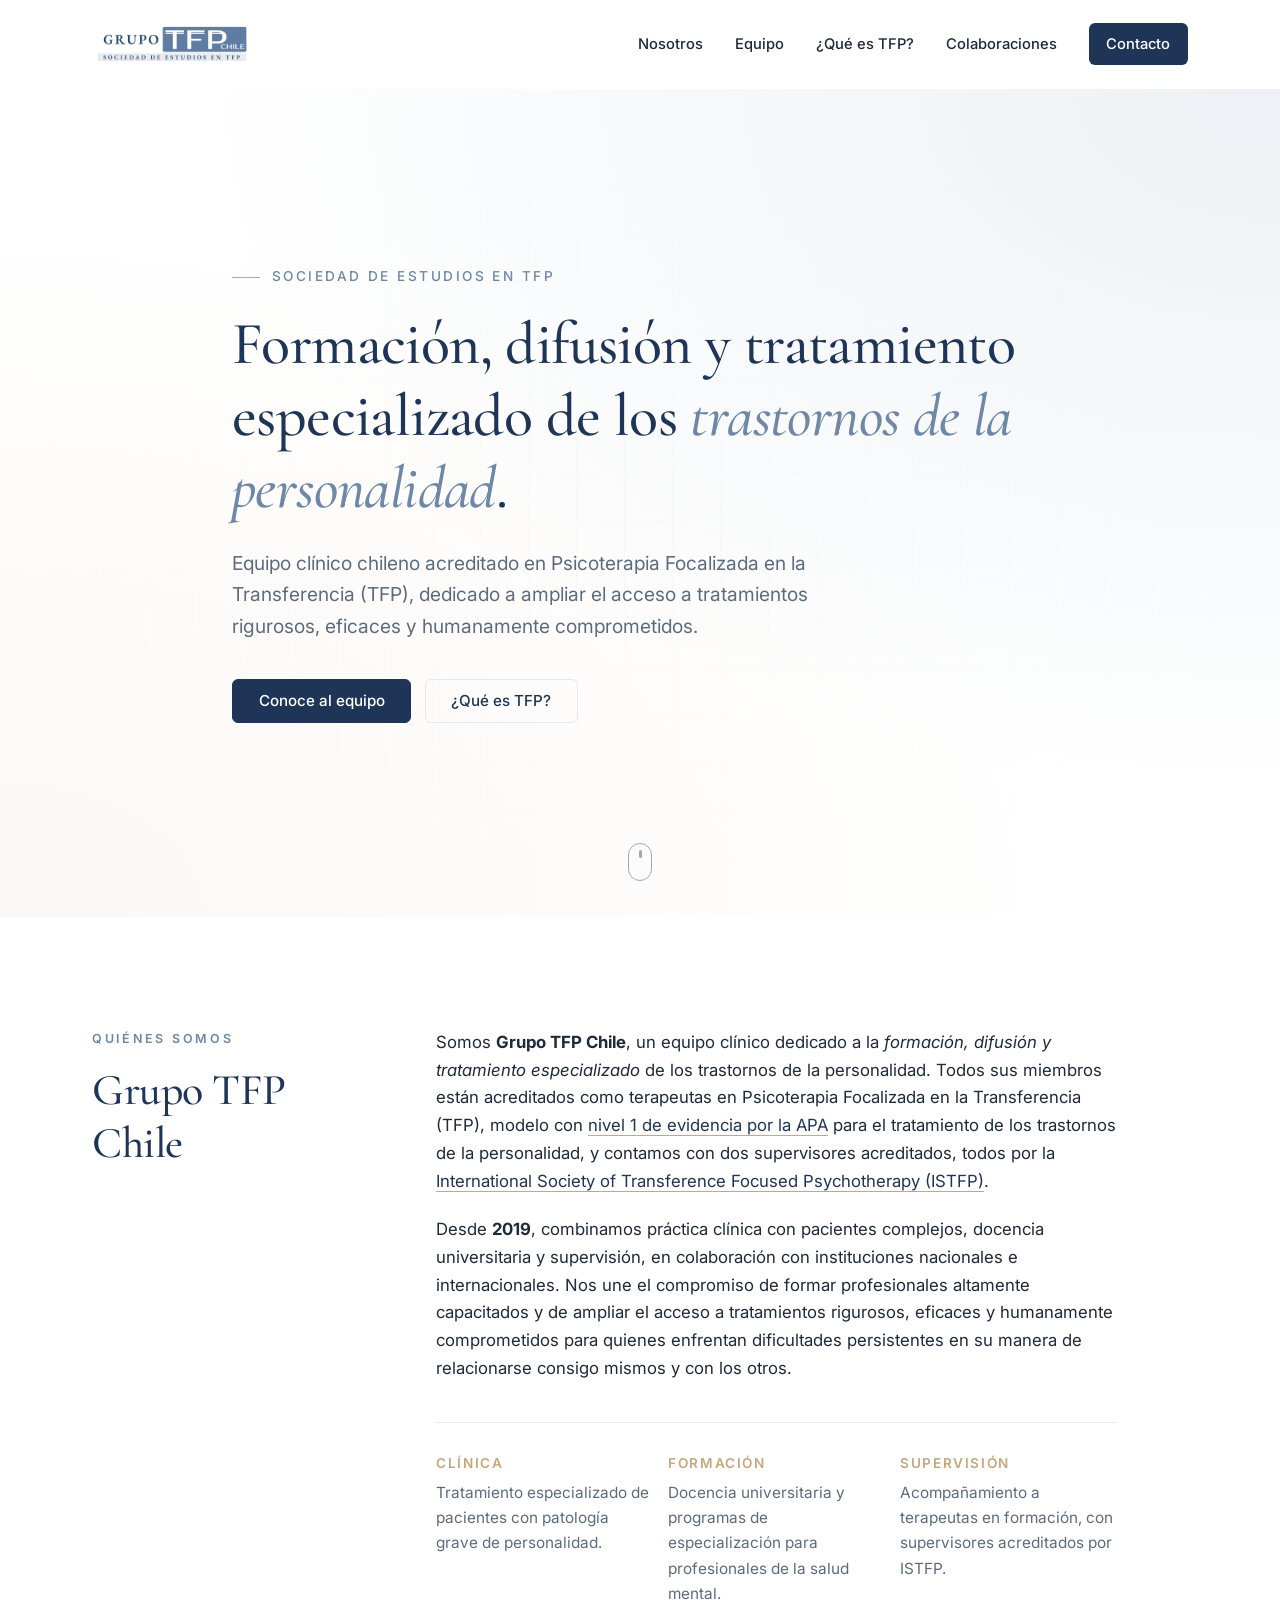
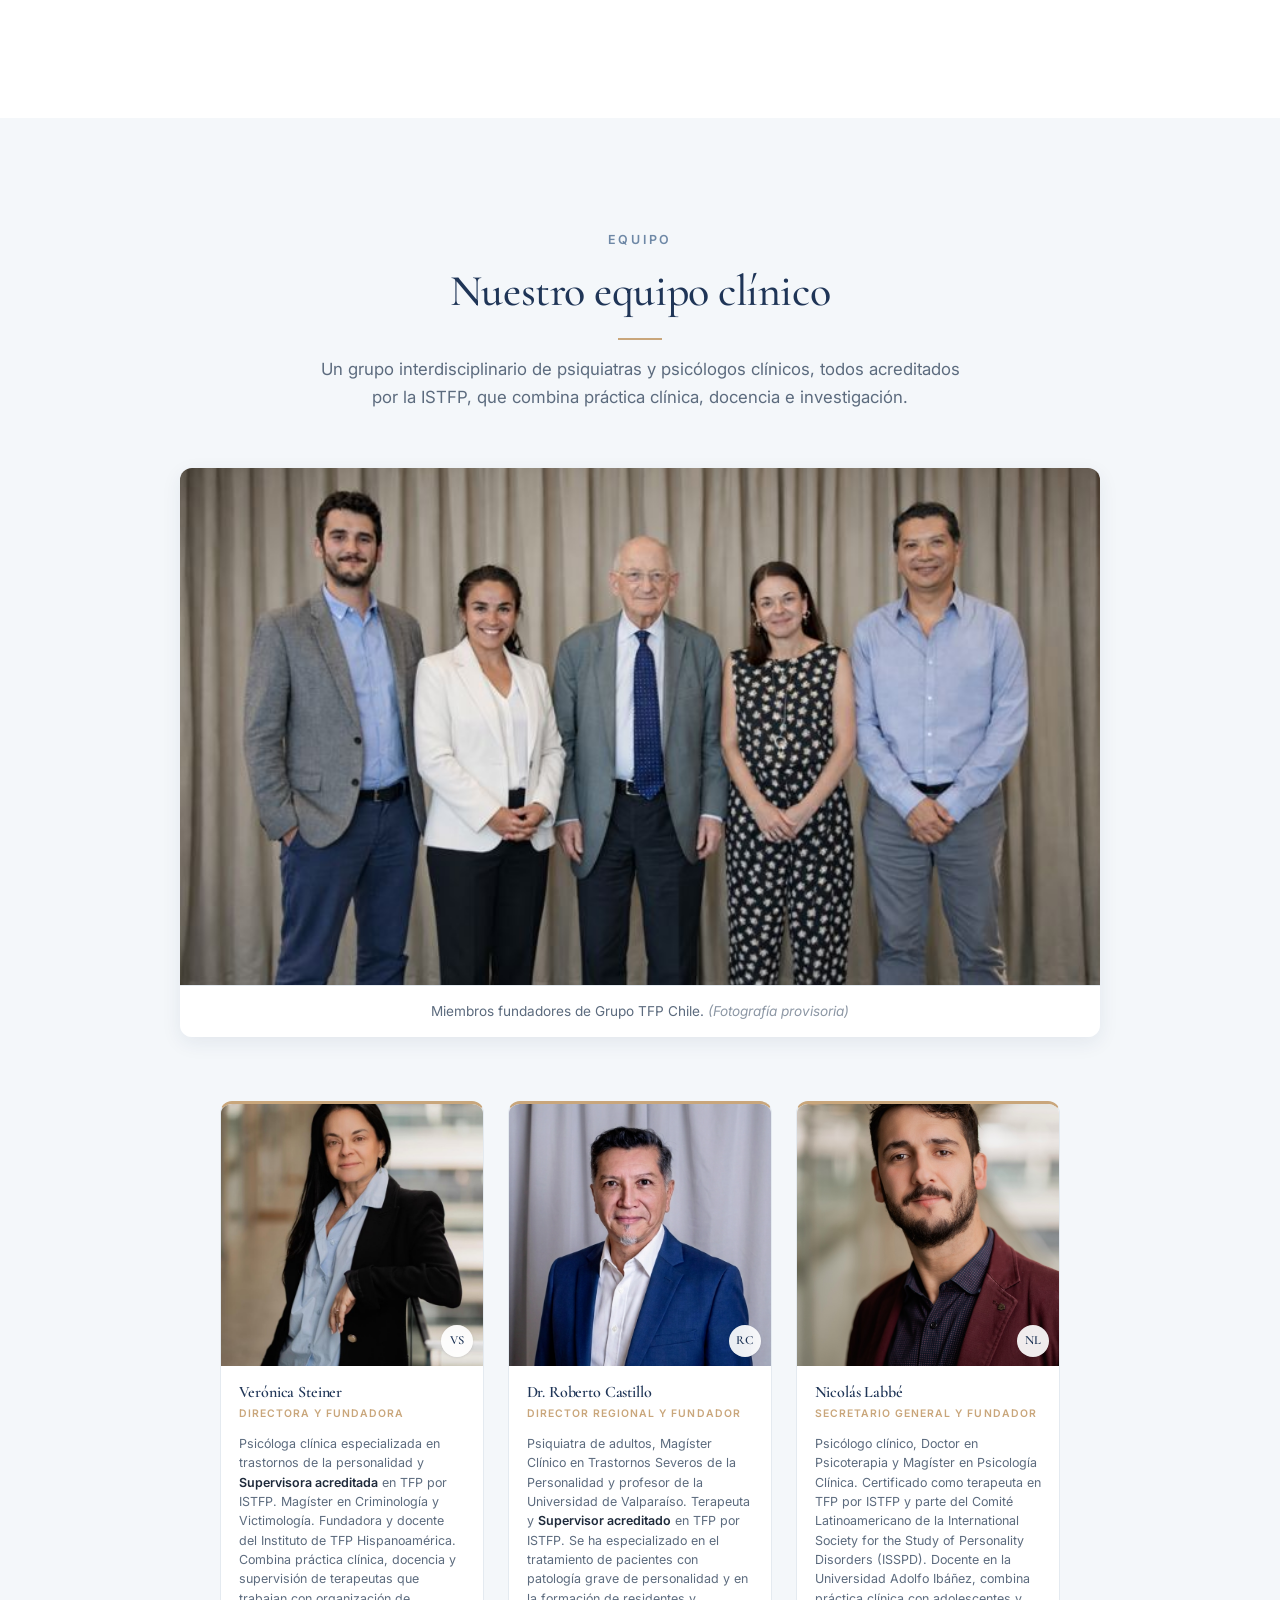
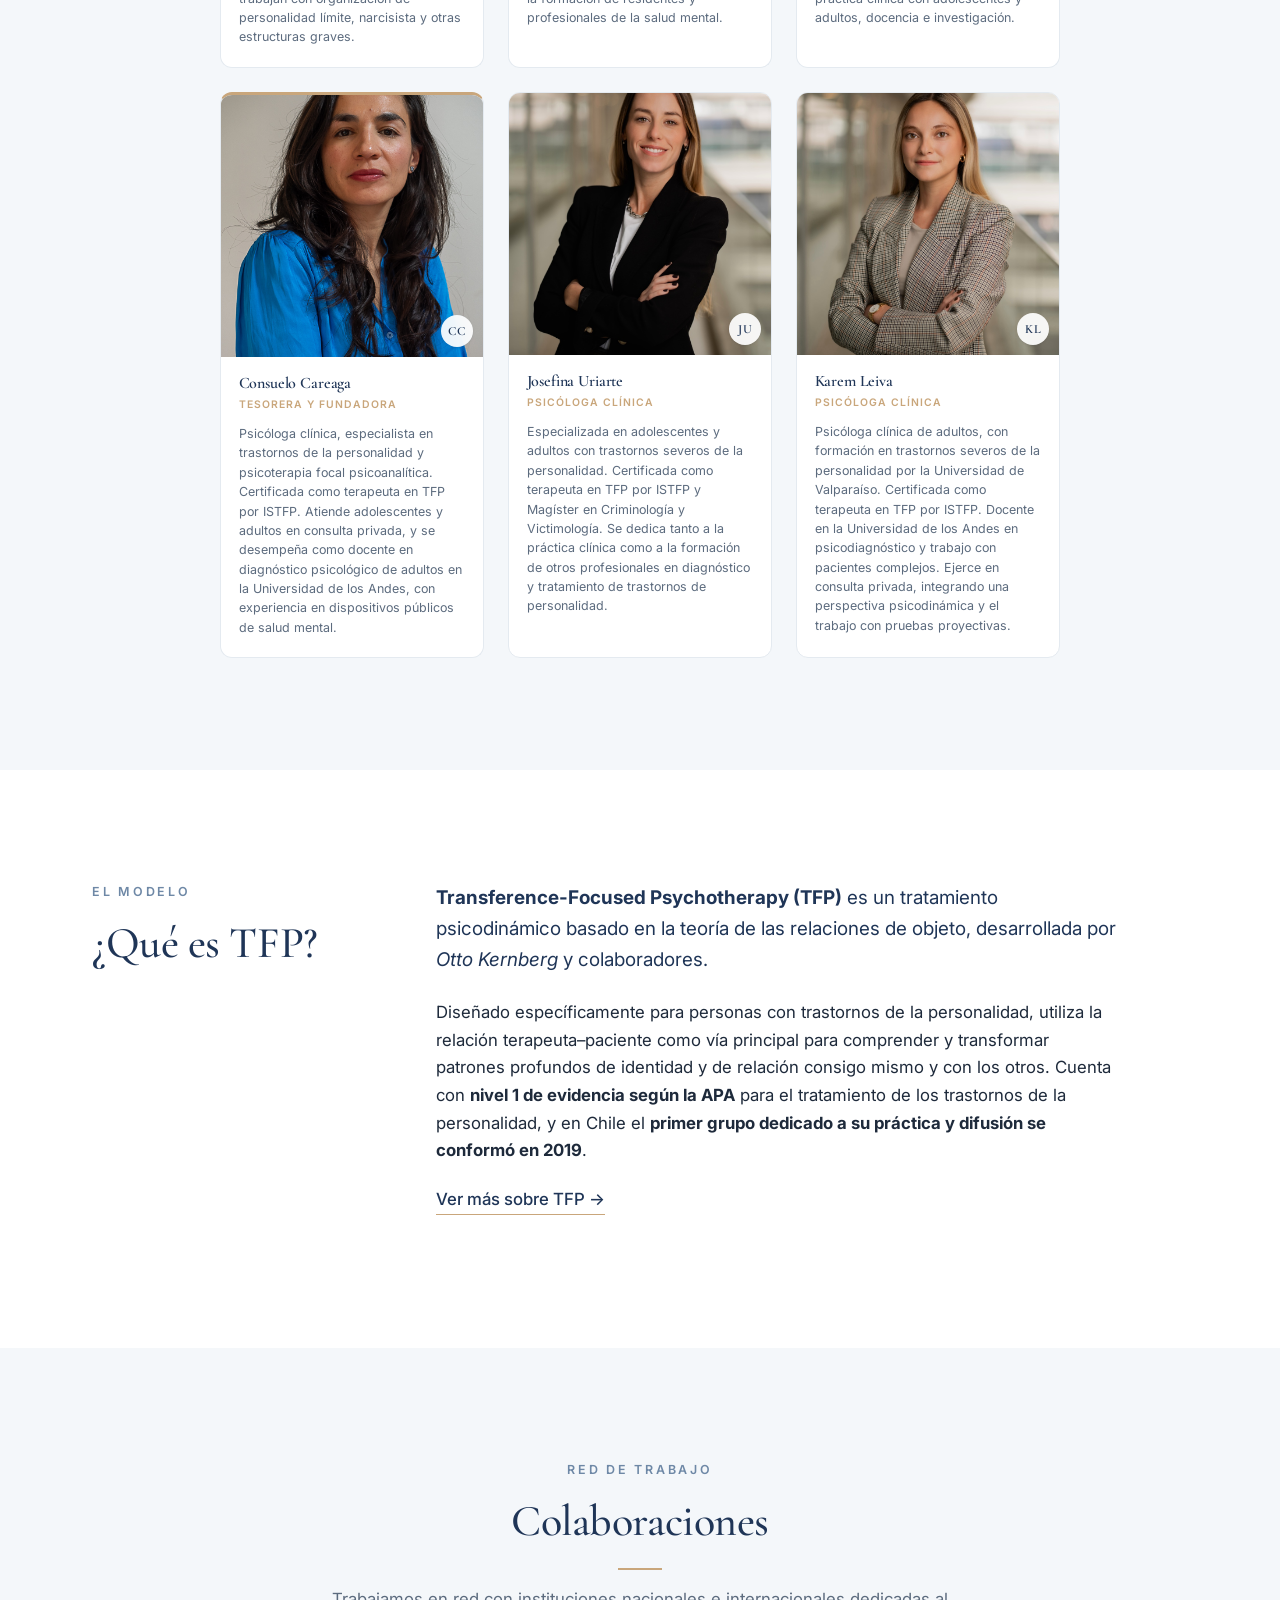
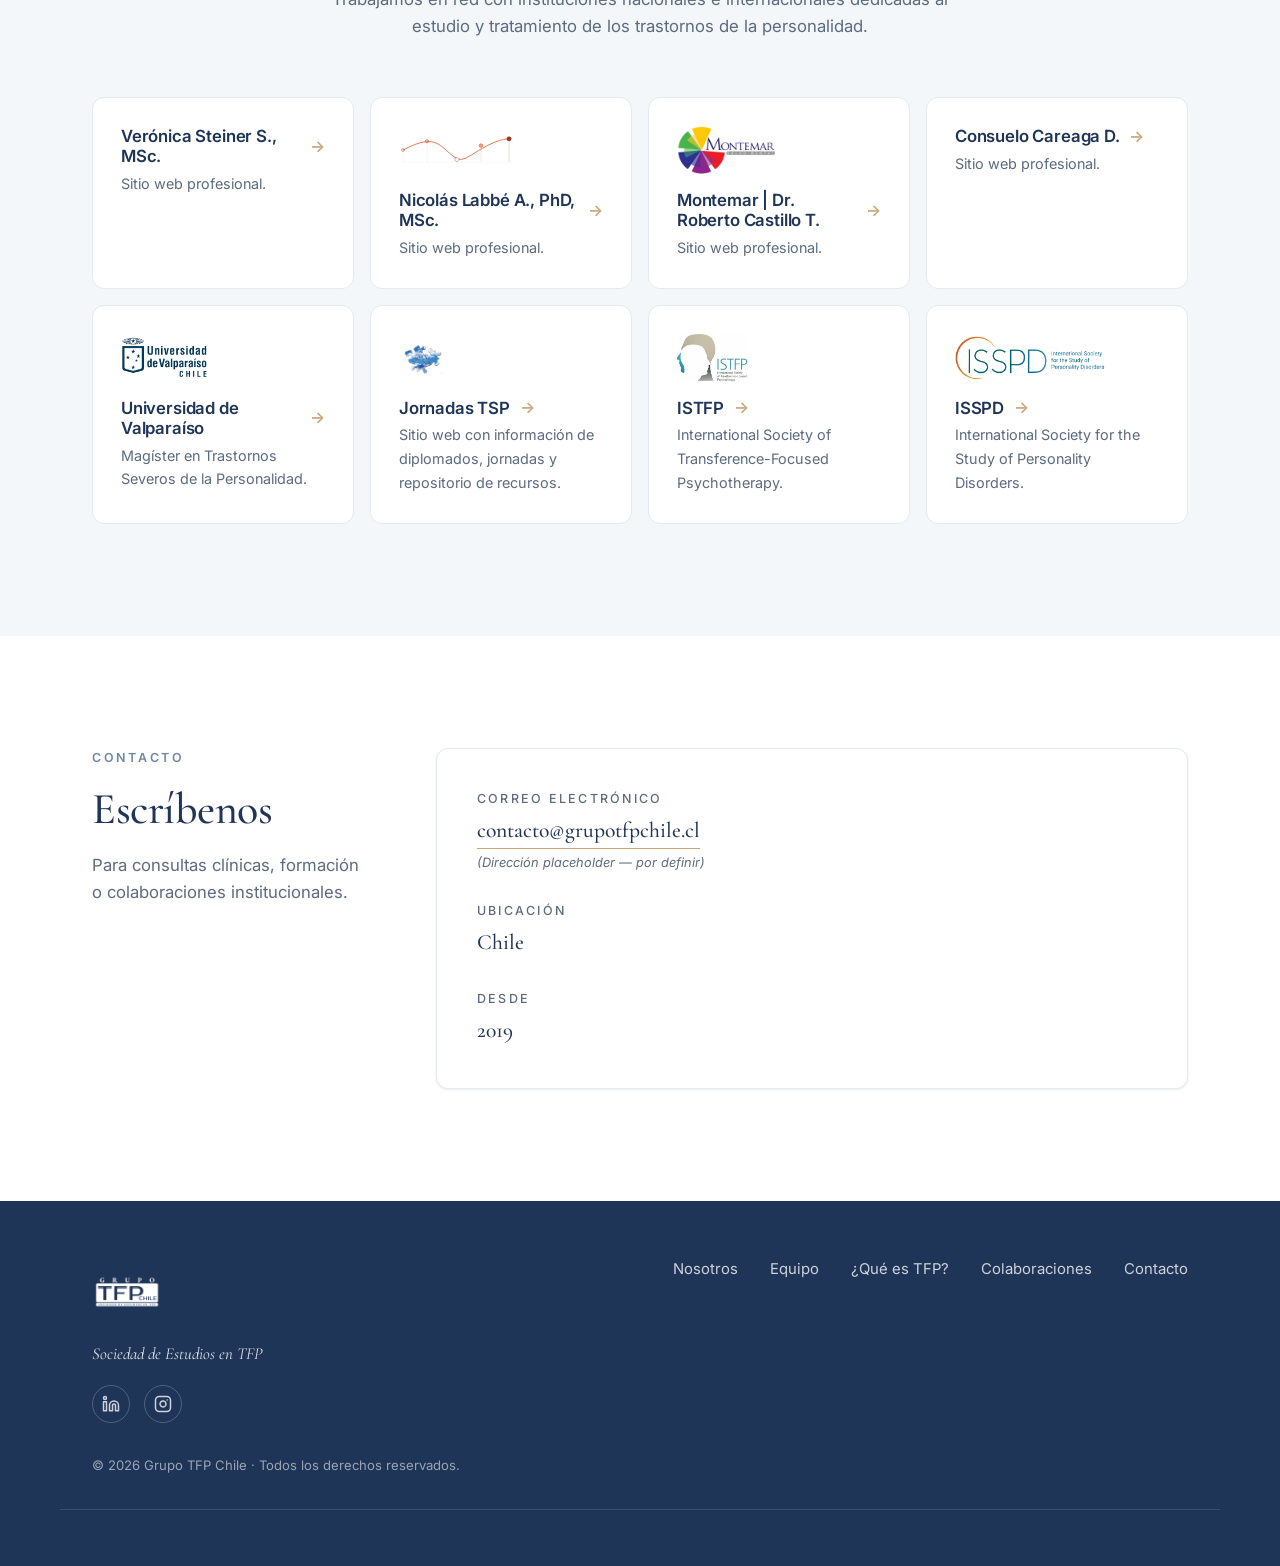
<file: index.html>
<!DOCTYPE html>
<html lang="es">
<head>
  <meta charset="UTF-8" />
  <meta name="viewport" content="width=device-width, initial-scale=1.0" />
  <title>Grupo TFP Chile — Sociedad de Estudios en TFP</title>
  <meta name="description" content="Equipo clínico chileno dedicado a la formación, difusión y tratamiento especializado de los trastornos de la personalidad mediante Psicoterapia Focalizada en la Transferencia (TFP)." />
  <link rel="icon" type="image/png" href="assets/logos/logo-tfp.png" />
  <link rel="preconnect" href="https://fonts.googleapis.com" />
  <link rel="preconnect" href="https://fonts.gstatic.com" crossorigin />
  <link href="https://fonts.googleapis.com/css2?family=Cormorant+Garamond:wght@400;500;600;700&family=Inter:wght@300;400;500;600;700&display=swap" rel="stylesheet" />
  <link rel="stylesheet" href="css/styles.css" />
</head>
<body>

  <!-- ======================= NAV ======================= -->
  <header class="nav" id="site-nav">
    <div class="nav__inner container">
      <a href="#inicio" class="nav__brand" aria-label="Grupo TFP Chile — inicio">
        <img src="assets/logos/logo-tfp-extendido.png" alt="Grupo TFP Chile" class="nav__logo" />
      </a>

      <button class="nav__toggle" aria-label="Abrir menú" aria-expanded="false" aria-controls="nav-menu">
        <span></span><span></span><span></span>
      </button>

      <nav class="nav__menu" id="nav-menu" aria-label="Principal">
        <a href="#nosotros">Nosotros</a>
        <a href="#equipo">Equipo</a>
        <a href="#tfp">¿Qué es TFP?</a>
        <a href="#colaboraciones">Colaboraciones</a>
        <a href="#contacto" class="nav__cta">Contacto</a>
      </nav>
    </div>
  </header>

  <!-- ======================= HERO ======================= -->
  <section class="hero" id="inicio">
    <div class="hero__inner container">
      <p class="hero__eyebrow">Sociedad de Estudios en TFP</p>
      <h1 class="hero__title">
        Formación, difusión y tratamiento especializado de los
        <em>trastornos de la personalidad</em>.
      </h1>
      <p class="hero__lead">
        Equipo clínico chileno acreditado en Psicoterapia Focalizada en la Transferencia (TFP),
        dedicado a ampliar el acceso a tratamientos rigurosos, eficaces y humanamente comprometidos.
      </p>
      <div class="hero__actions">
        <a href="#equipo" class="btn btn--primary">Conoce al equipo</a>
        <a href="#tfp" class="btn btn--ghost">¿Qué es TFP?</a>
      </div>
    </div>
    <a href="#nosotros" class="hero__scroll" aria-label="Desplazar hacia abajo">
      <span></span>
    </a>
  </section>

  <!-- ======================= NOSOTROS ======================= -->
  <section class="section" id="nosotros">
    <div class="container section__grid">
      <header class="section__head">
        <p class="section__eyebrow">Quiénes somos</p>
        <h2 class="section__title">Grupo TFP Chile</h2>
      </header>

      <div class="section__body prose">
        <p>
          Somos <strong>Grupo TFP Chile</strong>, un equipo clínico dedicado a la
          <em>formación, difusión y tratamiento especializado</em> de los trastornos de la
          personalidad. Todos sus miembros están acreditados como terapeutas en
          Psicoterapia Focalizada en la Transferencia (TFP), modelo con
          <a href="https://div12.org/treatment/transference-focused-therapy-for-borderline-personality-disorder/" target="_blank" rel="noopener noreferrer">nivel&nbsp;1 de evidencia por la APA</a>
          para el tratamiento de los trastornos de la personalidad, y contamos con dos
          supervisores acreditados, todos por la
          <a href="https://www.istfp.org/" target="_blank" rel="noopener noreferrer">International Society of Transference Focused Psychotherapy (ISTFP)</a>.
        </p>
        <p>
          Desde <strong>2019</strong>, combinamos práctica clínica con pacientes complejos,
          docencia universitaria y supervisión, en colaboración con instituciones nacionales
          e internacionales. Nos une el compromiso de formar profesionales altamente capacitados
          y de ampliar el acceso a tratamientos rigurosos, eficaces y humanamente comprometidos
          para quienes enfrentan dificultades persistentes en su manera de relacionarse consigo
          mismos y con los otros.
        </p>

        <ul class="pillars">
          <li>
            <h3>Clínica</h3>
            <p>Tratamiento especializado de pacientes con patología grave de personalidad.</p>
          </li>
          <li>
            <h3>Formación</h3>
            <p>Docencia universitaria y programas de especialización para profesionales de la salud mental.</p>
          </li>
          <li>
            <h3>Supervisión</h3>
            <p>Acompañamiento a terapeutas en formación, con supervisores acreditados por ISTFP.</p>
          </li>
        </ul>
      </div>
    </div>
  </section>

  <!-- ======================= EQUIPO ======================= -->
  <section class="section section--alt" id="equipo">
    <div class="container">
      <header class="section__head section__head--center">
        <p class="section__eyebrow">Equipo</p>
        <h2 class="section__title">Nuestro equipo clínico</h2>
        <p class="section__intro">
          Un grupo interdisciplinario de psiquiatras y psicólogos clínicos, todos acreditados por la ISTFP,
          que combina práctica clínica, docencia e investigación.
        </p>
      </header>

      <figure class="team-photo">
        <img src="assets/team/equipo-grupo-tfp.jpg" alt="Miembros fundadores de Grupo TFP Chile" />
        <figcaption>Miembros fundadores de Grupo TFP Chile. <span>(Fotografía provisoria)</span></figcaption>
      </figure>

      <ul class="team-grid">

        <li class="team-card team-card--founder">
          <figure class="team-card__photo">
            <img src="assets/team/veronica-steiner.jpg" alt="Retrato de Verónica Steiner" loading="lazy" />
            <figcaption class="team-card__initials" aria-hidden="true">VS</figcaption>
          </figure>
          <div class="team-card__body">
            <h3 class="team-card__name">Verónica Steiner</h3>
            <p class="team-card__role">Directora y Fundadora</p>
            <p class="team-card__bio">
              Psicóloga clínica especializada en trastornos de la personalidad y
              <strong>Supervisora acreditada</strong> en TFP por ISTFP. Magíster en Criminología y
              Victimología. Fundadora y docente del Instituto de TFP Hispanoamérica. Combina práctica
              clínica, docencia y supervisión de terapeutas que trabajan con organización de
              personalidad límite, narcisista y otras estructuras graves.
            </p>
          </div>
        </li>

        <li class="team-card team-card--founder">
          <figure class="team-card__photo">
            <img src="assets/team/roberto-castillo.png" alt="Retrato de Dr. Roberto Castillo" loading="lazy" />
            <figcaption class="team-card__initials" aria-hidden="true">RC</figcaption>
          </figure>
          <div class="team-card__body">
            <h3 class="team-card__name">Dr. Roberto Castillo</h3>
            <p class="team-card__role">Director Regional y Fundador</p>
            <p class="team-card__bio">
              Psiquiatra de adultos, Magíster Clínico en Trastornos Severos de la Personalidad y
              profesor de la Universidad de Valparaíso. Terapeuta y <strong>Supervisor acreditado</strong>
              en TFP por ISTFP. Se ha especializado en el tratamiento de pacientes con patología grave
              de personalidad y en la formación de residentes y profesionales de la salud mental.
            </p>
          </div>
        </li>

        <li class="team-card team-card--founder">
          <figure class="team-card__photo">
            <img src="assets/team/nicolas-labbe.jpg" alt="Retrato de Nicolás Labbé" loading="lazy" />
            <figcaption class="team-card__initials" aria-hidden="true">NL</figcaption>
          </figure>
          <div class="team-card__body">
            <h3 class="team-card__name">Nicolás Labbé</h3>
            <p class="team-card__role">Secretario General y Fundador</p>
            <p class="team-card__bio">
              Psicólogo clínico, Doctor en Psicoterapia y Magíster en Psicología Clínica.
              Certificado como terapeuta en TFP por ISTFP y parte del Comité Latinoamericano de la
              International Society for the Study of Personality Disorders (ISSPD). Docente en la
              Universidad Adolfo Ibáñez, combina práctica clínica con adolescentes y adultos,
              docencia e investigación.
            </p>
          </div>
        </li>

        <li class="team-card team-card--founder">
          <figure class="team-card__photo">
            <img src="assets/team/consuelo-careaga.jpg" alt="Retrato de Consuelo Careaga" loading="lazy" />
            <figcaption class="team-card__initials" aria-hidden="true">CC</figcaption>
          </figure>
          <div class="team-card__body">
            <h3 class="team-card__name">Consuelo Careaga</h3>
            <p class="team-card__role">Tesorera y Fundadora</p>
            <p class="team-card__bio">
              Psicóloga clínica, especialista en trastornos de la personalidad y psicoterapia focal
              psicoanalítica. Certificada como terapeuta en TFP por ISTFP. Atiende adolescentes y
              adultos en consulta privada, y se desempeña como docente en diagnóstico psicológico de
              adultos en la Universidad de los Andes, con experiencia en dispositivos públicos de salud mental.
            </p>
          </div>
        </li>

        <li class="team-card">
          <figure class="team-card__photo">
            <img src="assets/team/josefina-uriarte.jpg" alt="Retrato de Josefina Uriarte" loading="lazy" />
            <figcaption class="team-card__initials" aria-hidden="true">JU</figcaption>
          </figure>
          <div class="team-card__body">
            <h3 class="team-card__name">Josefina Uriarte</h3>
            <p class="team-card__role">Psicóloga clínica</p>
            <p class="team-card__bio">
              Especializada en adolescentes y adultos con trastornos severos de la personalidad.
              Certificada como terapeuta en TFP por ISTFP y Magíster en Criminología y Victimología.
              Se dedica tanto a la práctica clínica como a la formación de otros profesionales en
              diagnóstico y tratamiento de trastornos de personalidad.
            </p>
          </div>
        </li>

        <li class="team-card">
          <figure class="team-card__photo">
            <img src="assets/team/karem-leiva.jpg" alt="Retrato de Karem Leiva" loading="lazy" />
            <figcaption class="team-card__initials" aria-hidden="true">KL</figcaption>
          </figure>
          <div class="team-card__body">
            <h3 class="team-card__name">Karem Leiva</h3>
            <p class="team-card__role">Psicóloga clínica</p>
            <p class="team-card__bio">
              Psicóloga clínica de adultos, con formación en trastornos severos de la personalidad
              por la Universidad de Valparaíso. Certificada como terapeuta en TFP por ISTFP. Docente
              en la Universidad de los Andes en psicodiagnóstico y trabajo con pacientes complejos.
              Ejerce en consulta privada, integrando una perspectiva psicodinámica y el trabajo con
              pruebas proyectivas.
            </p>
          </div>
        </li>

      </ul>
    </div>
  </section>

  <!-- ======================= QUÉ ES TFP ======================= -->
  <section class="section" id="tfp">
    <div class="container section__grid">
      <header class="section__head">
        <p class="section__eyebrow">El modelo</p>
        <h2 class="section__title">¿Qué es TFP?</h2>
      </header>

      <div class="section__body prose">
        <p class="lead">
          <strong>Transference-Focused Psychotherapy (TFP)</strong> es un tratamiento psicodinámico
          basado en la teoría de las relaciones de objeto, desarrollada por
          <em>Otto Kernberg</em> y colaboradores.
        </p>
        <p>
          Diseñado específicamente para personas con trastornos de la personalidad, utiliza la
          relación terapeuta–paciente como vía principal para comprender y transformar patrones
          profundos de identidad y de relación consigo mismo y con los otros. Cuenta con
          <strong>nivel 1 de evidencia según la APA</strong> para el tratamiento de los trastornos
          de la personalidad, y en Chile el <strong>primer grupo dedicado a su práctica y difusión
          se conformó en 2019</strong>.
        </p>

        <p>
          <a href="tfp.html" class="link-more">Ver más sobre TFP →</a>
        </p>
      </div>
    </div>
  </section>

  <!-- ======================= COLABORACIONES ======================= -->
  <section class="section section--alt" id="colaboraciones">
    <div class="container">
      <header class="section__head section__head--center">
        <p class="section__eyebrow">Red de trabajo</p>
        <h2 class="section__title">Colaboraciones</h2>
        <p class="section__intro">
          Trabajamos en red con instituciones nacionales e internacionales dedicadas al estudio y
          tratamiento de los trastornos de la personalidad.
        </p>
      </header>

      <ul class="collab-grid">
        <li>
          <a href="https://www.verosteiner.com/" target="_blank" rel="noopener noreferrer">
            <h3>Verónica Steiner S., MSc.</h3>
            <p>Sitio web profesional.</p>
          </a>
        </li>
        <li>
          <a href="https://drnicolaslabbe.cl/" target="_blank" rel="noopener noreferrer">
            <span class="collab-logo"><img src="assets/logos/nicolas-icon.svg" alt="Ícono Ps. Nicolás Labbé A." loading="lazy" /></span>
            <h3>Nicolás Labbé A., PhD, MSc.</h3>
            <p>Sitio web profesional.</p>
          </a>
        </li>
        <li>
          <a href="https://montemarsaludmental.cl/" target="_blank" rel="noopener noreferrer">
            <span class="collab-logo"><img src="assets/logos/montemar.png" alt="Logo Montemar Salud Mental" loading="lazy" /></span>
            <h3>Montemar | Dr. Roberto Castillo T.</h3>
            <p>Sitio web profesional.</p>
          </a>
        </li>
        <li>
          <a href="https://www.consuelocareaga.cl/" target="_blank" rel="noopener noreferrer">
            <h3>Consuelo Careaga D.</h3>
            <p>Sitio web profesional.</p>
          </a>
        </li>
        <li>
          <a href="https://www.uv.cl/" target="_blank" rel="noopener noreferrer">
            <span class="collab-logo"><img src="assets/logos/uv.jpg" alt="Logo Universidad de Valparaíso" loading="lazy" /></span>
            <h3>Universidad de Valparaíso</h3>
            <p>Magíster en Trastornos Severos de la Personalidad.</p>
          </a>
        </li>
        <li>
          <a href="https://tsp.uv.cl/" target="_blank" rel="noopener noreferrer">
            <span class="collab-logo"><img src="assets/logos/tsp.png" alt="Logo Jornadas TSP" loading="lazy" /></span>
            <h3>Jornadas TSP</h3>
            <p>Sitio web con información de diplomados, jornadas y repositorio de recursos.</p>
          </a>
        </li>
        <li>
          <a href="https://www.istfp.org/" target="_blank" rel="noopener noreferrer">
            <span class="collab-logo"><img src="assets/logos/istfp.jpg" alt="Logo ISTFP" loading="lazy" /></span>
            <h3>ISTFP</h3>
            <p>International Society of Transference-Focused Psychotherapy.</p>
          </a>
        </li>
        <li>
          <a href="https://isspd.com/" target="_blank" rel="noopener noreferrer">
            <span class="collab-logo"><img src="assets/logos/isspd.png" alt="Logo ISSPD" loading="lazy" /></span>
            <h3>ISSPD</h3>
            <p>International Society for the Study of Personality Disorders.</p>
          </a>
        </li>
      </ul>
    </div>
  </section>

  <!-- ======================= CONTACTO ======================= -->
  <section class="section section--contact" id="contacto">
    <div class="container section__grid">
      <header class="section__head">
        <p class="section__eyebrow">Contacto</p>
        <h2 class="section__title">Escríbenos</h2>
        <p class="section__intro">
          Para consultas clínicas, formación o colaboraciones institucionales.
        </p>
      </header>

      <div class="section__body">
        <div class="contact-card">
          <div class="contact-card__item">
            <span class="contact-card__label">Correo electrónico</span>
            <a class="contact-card__value" href="mailto:contacto@grupotfpchile.cl">contacto@grupotfpchile.cl</a>
            <span class="contact-card__hint">(Dirección placeholder — por definir)</span>
          </div>
          <div class="contact-card__item">
            <span class="contact-card__label">Ubicación</span>
            <span class="contact-card__value">Chile</span>
          </div>
          <div class="contact-card__item">
            <span class="contact-card__label">Desde</span>
            <span class="contact-card__value">2019</span>
          </div>
        </div>
      </div>
    </div>
  </section>

  <!-- ======================= FOOTER ======================= -->
  <footer class="footer">
    <div class="container footer__inner">
      <div class="footer__brand">
        <img src="assets/logos/logo-tfp-blanco-recuadro.png" alt="Grupo TFP Chile" />
        <p>Sociedad de Estudios en TFP</p>
        <div class="footer__social">
          <a href="https://cl.linkedin.com/company/grupo-tfp-chile" target="_blank" rel="noopener noreferrer" aria-label="LinkedIn de Grupo TFP Chile">
            <svg viewBox="0 0 24 24" fill="none" stroke="currentColor" stroke-width="2" stroke-linecap="round" stroke-linejoin="round" aria-hidden="true">
              <path d="M16 8a6 6 0 0 1 6 6v7h-4v-7a2 2 0 0 0-2-2 2 2 0 0 0-2 2v7h-4v-7a6 6 0 0 1 6-6z"></path>
              <rect x="2" y="9" width="4" height="12"></rect>
              <circle cx="4" cy="4" r="2"></circle>
            </svg>
          </a>
          <a href="https://www.instagram.com/grupo.tfp.chile/" target="_blank" rel="noopener noreferrer" aria-label="Instagram de Grupo TFP Chile">
            <svg viewBox="0 0 24 24" fill="none" stroke="currentColor" stroke-width="2" stroke-linecap="round" stroke-linejoin="round" aria-hidden="true">
              <rect x="2" y="2" width="20" height="20" rx="5" ry="5"></rect>
              <path d="M16 11.37A4 4 0 1 1 12.63 8 4 4 0 0 1 16 11.37z"></path>
              <line x1="17.5" y1="6.5" x2="17.51" y2="6.5"></line>
            </svg>
          </a>
        </div>
      </div>
      <nav class="footer__nav" aria-label="Pie de página">
        <a href="#nosotros">Nosotros</a>
        <a href="#equipo">Equipo</a>
        <a href="#tfp">¿Qué es TFP?</a>
        <a href="#colaboraciones">Colaboraciones</a>
        <a href="#contacto">Contacto</a>
      </nav>
      <p class="footer__legal">© <span id="year">2026</span> Grupo TFP Chile · Todos los derechos reservados.</p>
    </div>
  </footer>

  <script src="js/script.js" defer></script>
</body>
</html>
</file>
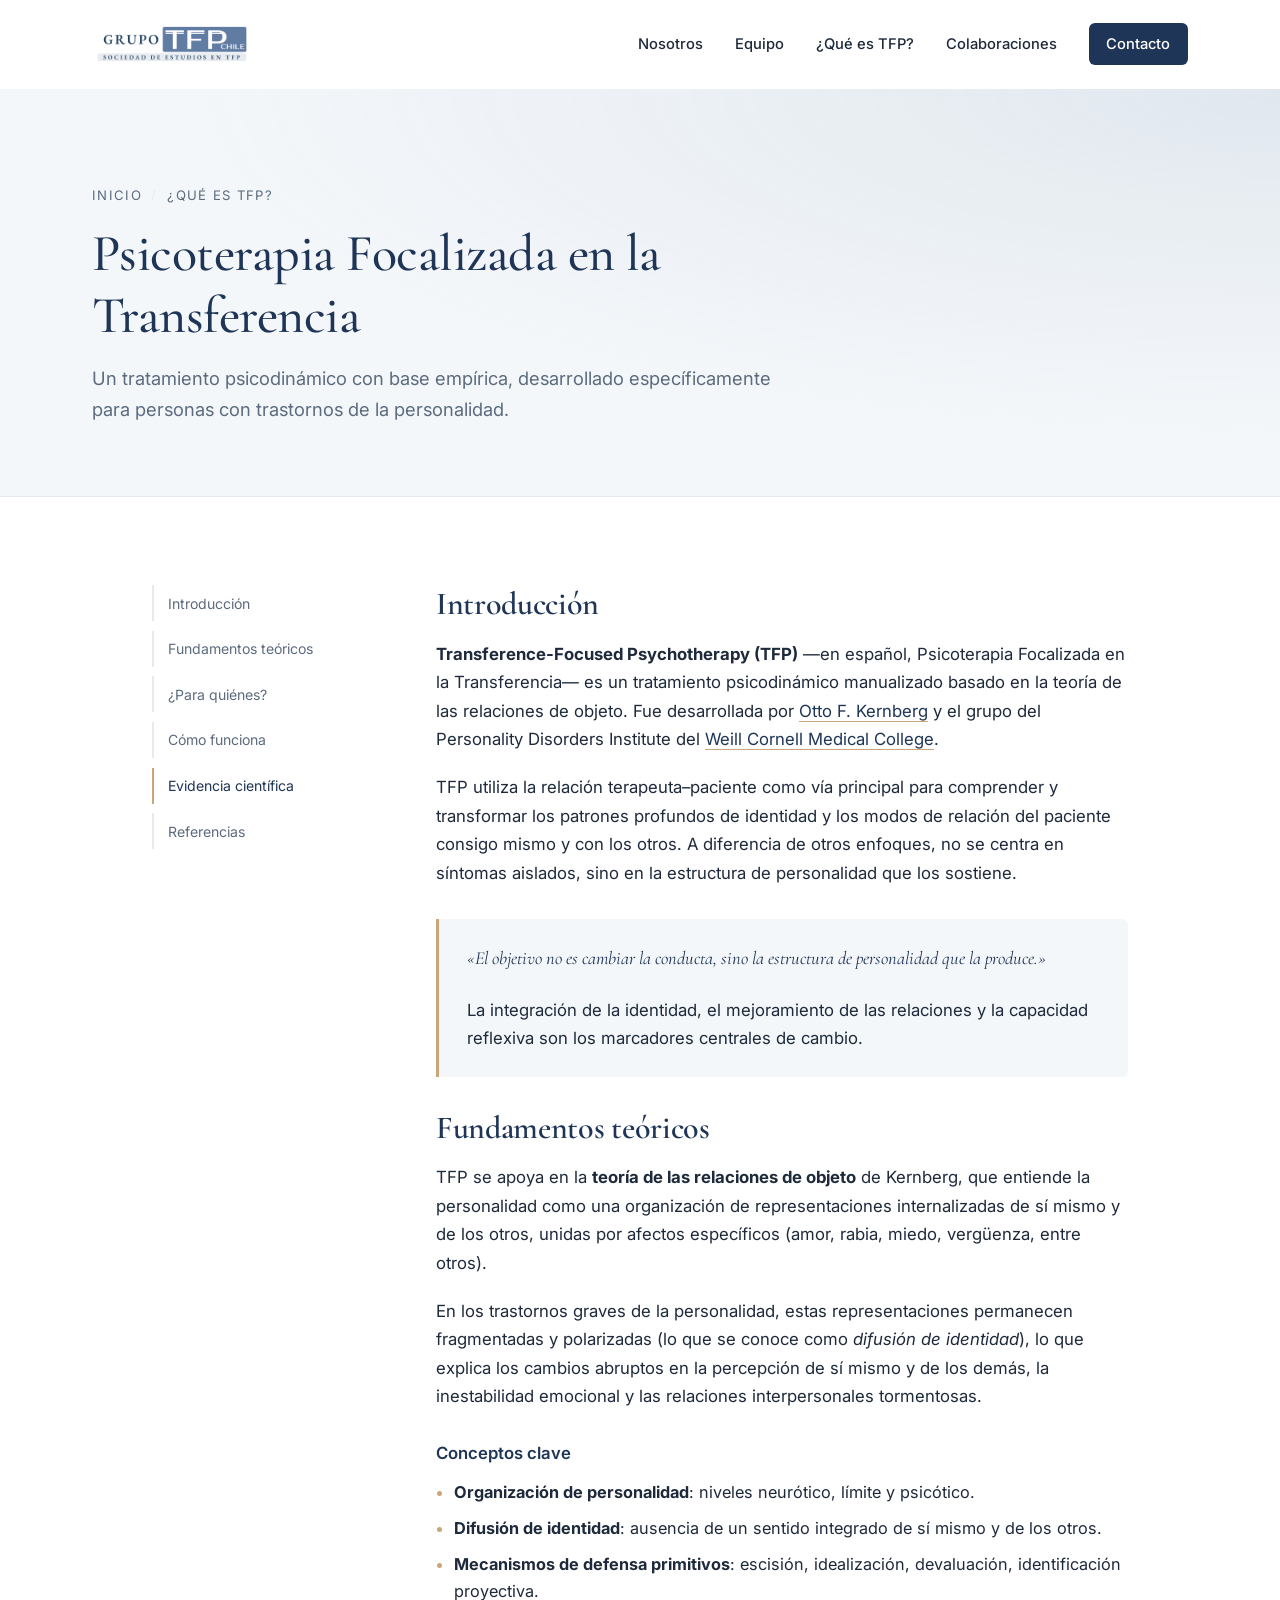
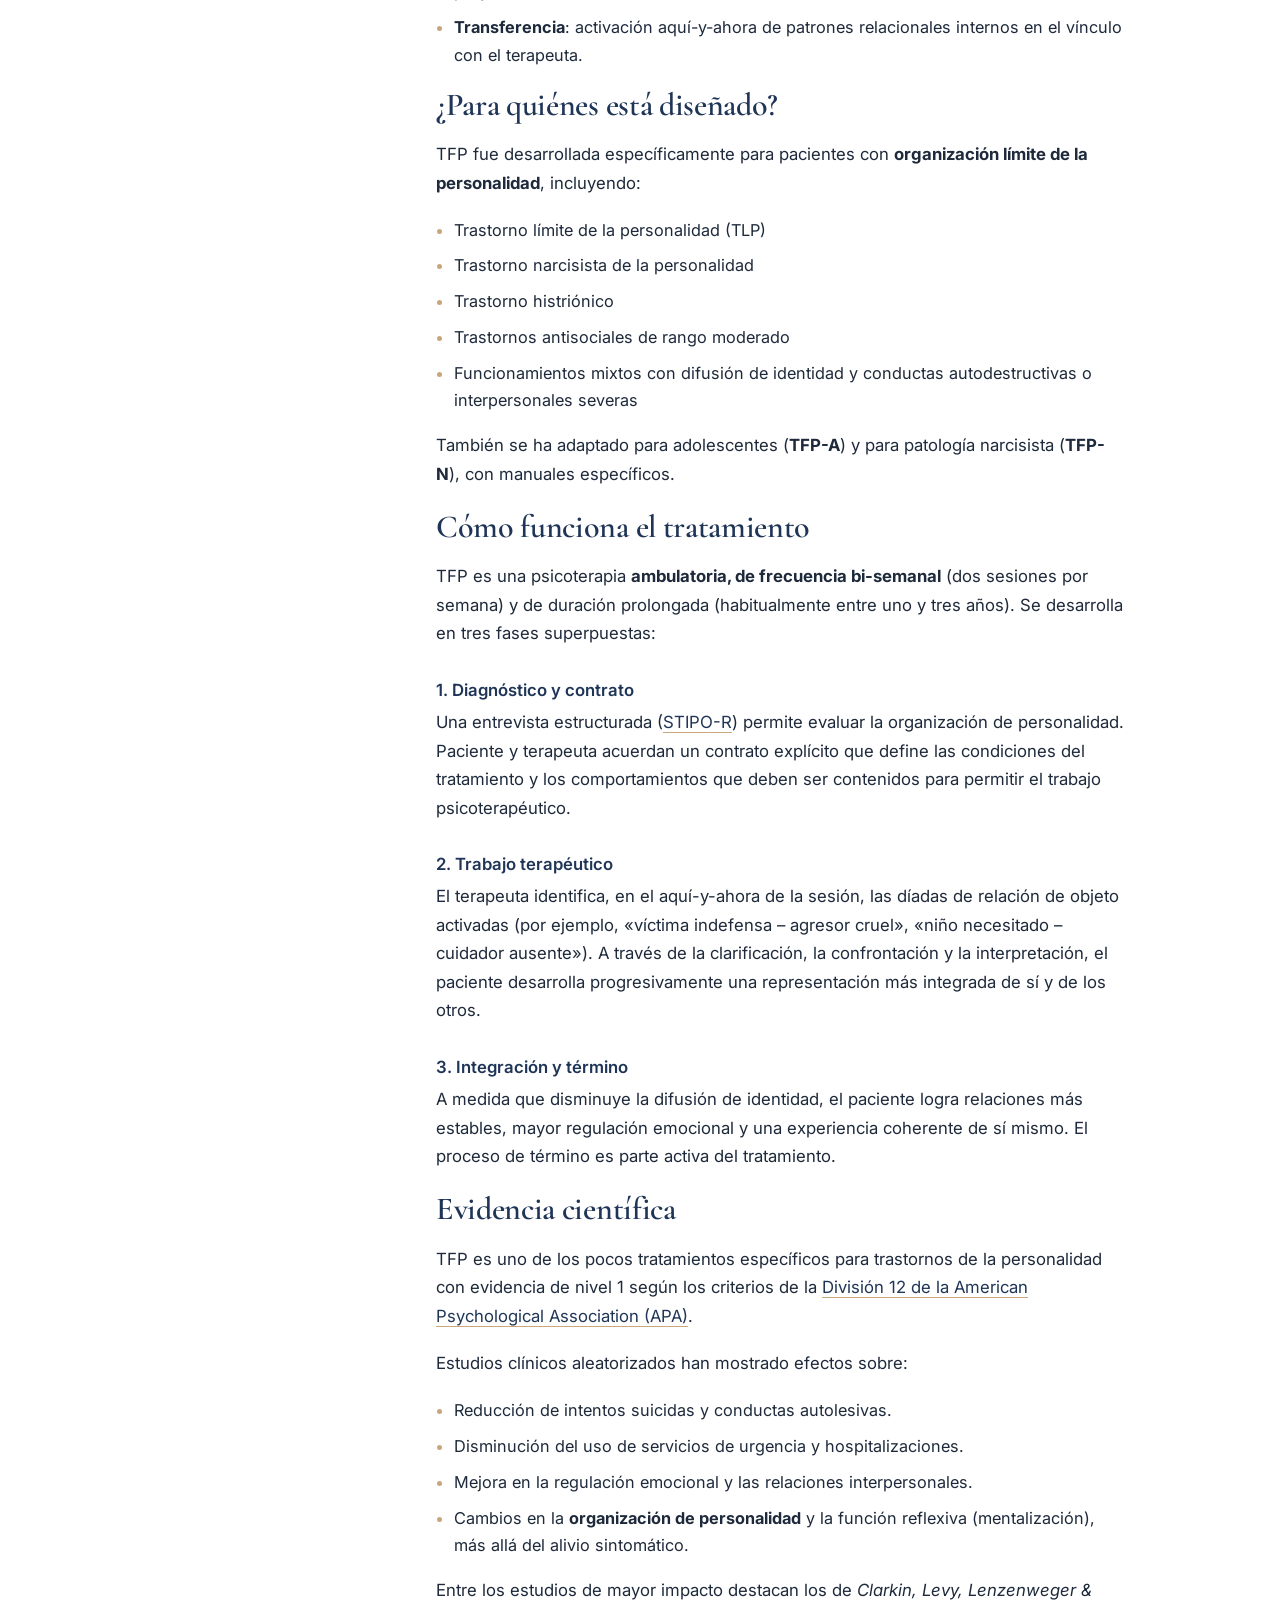
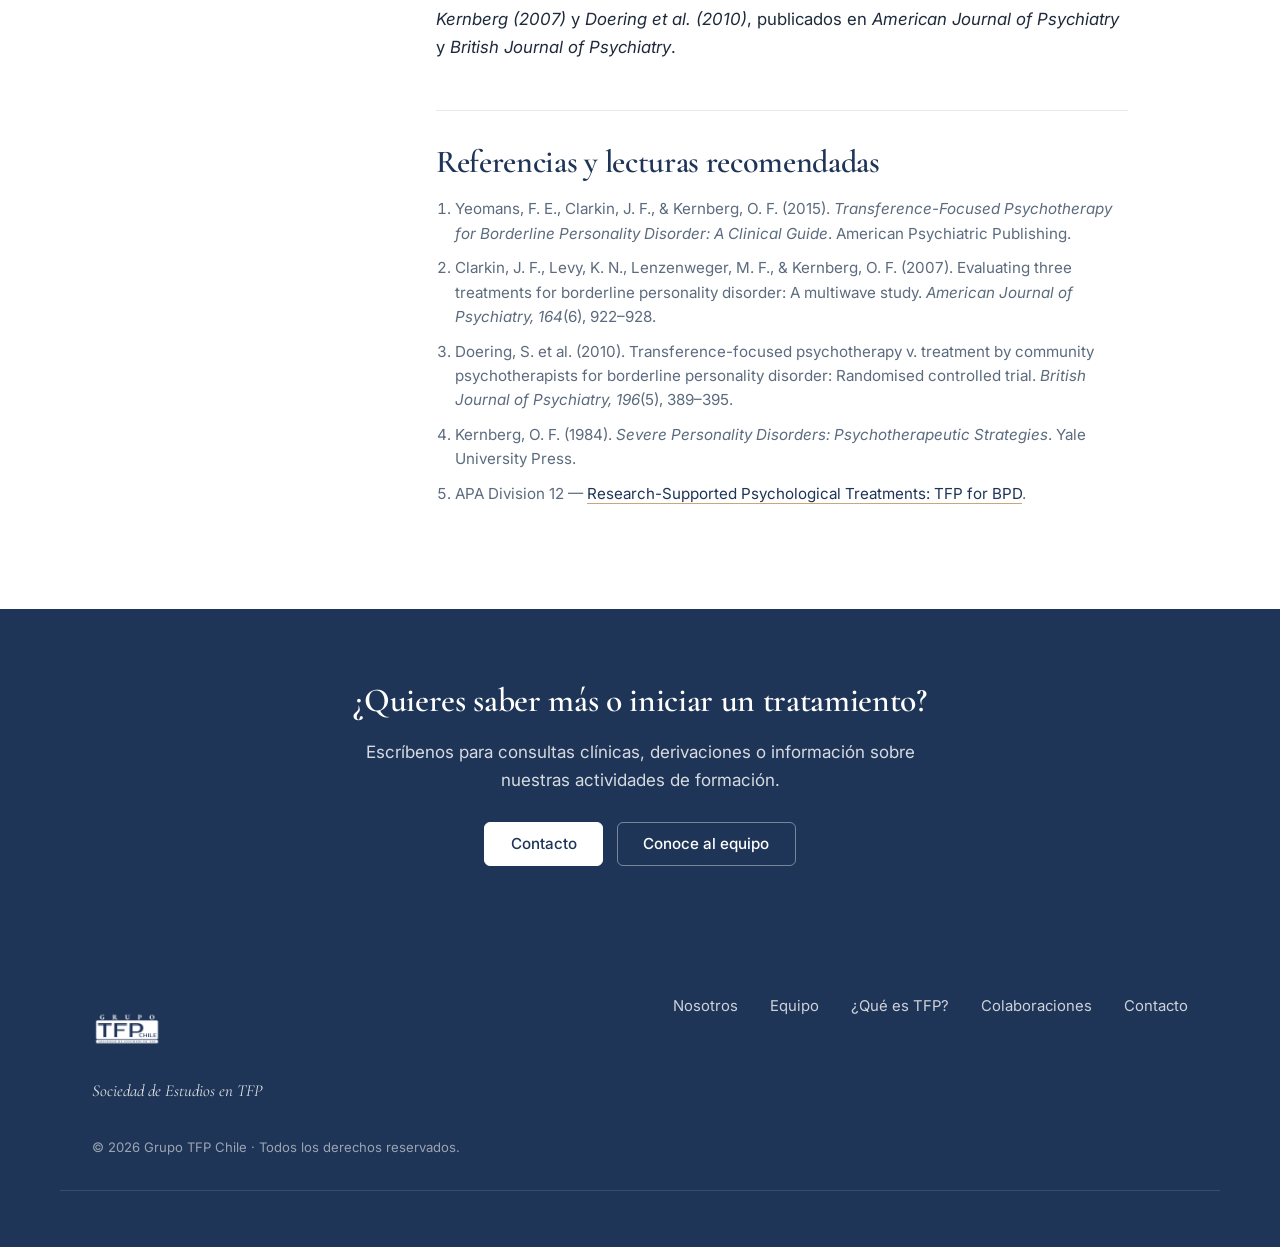
<file: tfp.html>
<!DOCTYPE html>
<html lang="es">
<head>
  <meta charset="UTF-8" />
  <meta name="viewport" content="width=device-width, initial-scale=1.0" />
  <title>¿Qué es TFP? — Grupo TFP Chile</title>
  <meta name="description" content="Psicoterapia Focalizada en la Transferencia (TFP): fundamentos teóricos, a quiénes está dirigida, cómo funciona y evidencia científica." />
  <link rel="icon" type="image/png" href="assets/logos/logo-tfp.png" />
  <link rel="preconnect" href="https://fonts.googleapis.com" />
  <link rel="preconnect" href="https://fonts.gstatic.com" crossorigin />
  <link href="https://fonts.googleapis.com/css2?family=Cormorant+Garamond:wght@400;500;600;700&family=Inter:wght@300;400;500;600;700&display=swap" rel="stylesheet" />
  <link rel="stylesheet" href="css/styles.css" />
</head>
<body>

  <!-- ======================= NAV ======================= -->
  <header class="nav" id="site-nav">
    <div class="nav__inner container">
      <a href="index.html" class="nav__brand" aria-label="Grupo TFP Chile — inicio">
        <img src="assets/logos/logo-tfp-extendido.png" alt="Grupo TFP Chile" class="nav__logo" />
      </a>

      <button class="nav__toggle" aria-label="Abrir menú" aria-expanded="false" aria-controls="nav-menu">
        <span></span><span></span><span></span>
      </button>

      <nav class="nav__menu" id="nav-menu" aria-label="Principal">
        <a href="index.html#nosotros">Nosotros</a>
        <a href="index.html#equipo">Equipo</a>
        <a href="tfp.html">¿Qué es TFP?</a>
        <a href="index.html#colaboraciones">Colaboraciones</a>
        <a href="index.html#contacto" class="nav__cta">Contacto</a>
      </nav>
    </div>
  </header>

  <!-- ======================= PAGE HEADER ======================= -->
  <header class="page-header">
    <div class="container">
      <p class="page-header__breadcrumb">
        <a href="index.html">Inicio</a><span>/</span>¿Qué es TFP?
      </p>
      <h1>Psicoterapia Focalizada en la Transferencia</h1>
      <p class="page-header__lead">
        Un tratamiento psicodinámico con base empírica, desarrollado específicamente para personas
        con trastornos de la personalidad.
      </p>
    </div>
  </header>

  <!-- ======================= ARTÍCULO ======================= -->
  <article class="article">
    <div class="container article__grid">

      <nav aria-label="En esta página">
        <ul class="article__toc">
          <li><a href="#introduccion">Introducción</a></li>
          <li><a href="#fundamentos">Fundamentos teóricos</a></li>
          <li><a href="#destinatarios">¿Para quiénes?</a></li>
          <li><a href="#tratamiento">Cómo funciona</a></li>
          <li><a href="#evidencia">Evidencia científica</a></li>
          <li><a href="#referencias">Referencias</a></li>
        </ul>
      </nav>

      <div class="article__content">

        <section id="introduccion">
          <h2>Introducción</h2>
          <p>
            <strong>Transference-Focused Psychotherapy (TFP)</strong> —en español, Psicoterapia
            Focalizada en la Transferencia— es un tratamiento psicodinámico manualizado basado en
            la teoría de las relaciones de objeto. Fue desarrollada por
            <a href="https://en.wikipedia.org/wiki/Otto_F._Kernberg" target="_blank" rel="noopener noreferrer">Otto F. Kernberg</a>
            y el grupo del Personality Disorders Institute del
            <a href="https://www.nyp.org/psychiatry/personality-disorders-institute" target="_blank" rel="noopener noreferrer">Weill Cornell Medical College</a>.
          </p>
          <p>
            TFP utiliza la relación terapeuta–paciente como vía principal para comprender y
            transformar los patrones profundos de identidad y los modos de relación del paciente
            consigo mismo y con los otros. A diferencia de otros enfoques, no se centra en síntomas
            aislados, sino en la estructura de personalidad que los sostiene.
          </p>

          <div class="callout">
            <p>«El objetivo no es cambiar la conducta, sino la estructura de personalidad que la produce.»</p>
            <p>La integración de la identidad, el mejoramiento de las relaciones y la capacidad reflexiva son los marcadores centrales de cambio.</p>
          </div>
        </section>

        <section id="fundamentos">
          <h2>Fundamentos teóricos</h2>
          <p>
            TFP se apoya en la <strong>teoría de las relaciones de objeto</strong> de Kernberg, que
            entiende la personalidad como una organización de representaciones internalizadas de sí
            mismo y de los otros, unidas por afectos específicos (amor, rabia, miedo, vergüenza,
            entre otros).
          </p>
          <p>
            En los trastornos graves de la personalidad, estas representaciones permanecen
            fragmentadas y polarizadas (lo que se conoce como <em>difusión de identidad</em>), lo
            que explica los cambios abruptos en la percepción de sí mismo y de los demás, la
            inestabilidad emocional y las relaciones interpersonales tormentosas.
          </p>

          <h3>Conceptos clave</h3>
          <ul>
            <li><strong>Organización de personalidad</strong>: niveles neurótico, límite y psicótico.</li>
            <li><strong>Difusión de identidad</strong>: ausencia de un sentido integrado de sí mismo y de los otros.</li>
            <li><strong>Mecanismos de defensa primitivos</strong>: escisión, idealización, devaluación, identificación proyectiva.</li>
            <li><strong>Transferencia</strong>: activación aquí-y-ahora de patrones relacionales internos en el vínculo con el terapeuta.</li>
          </ul>
        </section>

        <section id="destinatarios">
          <h2>¿Para quiénes está diseñado?</h2>
          <p>
            TFP fue desarrollada específicamente para pacientes con
            <strong>organización límite de la personalidad</strong>, incluyendo:
          </p>
          <ul>
            <li>Trastorno límite de la personalidad (TLP)</li>
            <li>Trastorno narcisista de la personalidad</li>
            <li>Trastorno histriónico</li>
            <li>Trastornos antisociales de rango moderado</li>
            <li>Funcionamientos mixtos con difusión de identidad y conductas autodestructivas o interpersonales severas</li>
          </ul>
          <p>
            También se ha adaptado para adolescentes (<strong>TFP-A</strong>) y para patología
            narcisista (<strong>TFP-N</strong>), con manuales específicos.
          </p>
        </section>

        <section id="tratamiento">
          <h2>Cómo funciona el tratamiento</h2>
          <p>
            TFP es una psicoterapia <strong>ambulatoria, de frecuencia bi-semanal</strong> (dos
            sesiones por semana) y de duración prolongada (habitualmente entre uno y tres años).
            Se desarrolla en tres fases superpuestas:
          </p>

          <h3>1. Diagnóstico y contrato</h3>
          <p>
            Una entrevista estructurada (<a href="https://weillcornell.org/pdi/sti-p" target="_blank" rel="noopener noreferrer">STIPO-R</a>)
            permite evaluar la organización de personalidad. Paciente y terapeuta acuerdan un
            contrato explícito que define las condiciones del tratamiento y los comportamientos
            que deben ser contenidos para permitir el trabajo psicoterapéutico.
          </p>

          <h3>2. Trabajo terapéutico</h3>
          <p>
            El terapeuta identifica, en el aquí-y-ahora de la sesión, las díadas de relación de
            objeto activadas (por ejemplo, «víctima indefensa – agresor cruel», «niño necesitado –
            cuidador ausente»). A través de la clarificación, la confrontación y la interpretación,
            el paciente desarrolla progresivamente una representación más integrada de sí y de los
            otros.
          </p>

          <h3>3. Integración y término</h3>
          <p>
            A medida que disminuye la difusión de identidad, el paciente logra relaciones más
            estables, mayor regulación emocional y una experiencia coherente de sí mismo. El
            proceso de término es parte activa del tratamiento.
          </p>
        </section>

        <section id="evidencia">
          <h2>Evidencia científica</h2>
          <p>
            TFP es uno de los pocos tratamientos específicos para trastornos de la personalidad
            con evidencia de nivel&nbsp;1 según los criterios de la
            <a href="https://div12.org/treatment/transference-focused-therapy-for-borderline-personality-disorder/" target="_blank" rel="noopener noreferrer">División 12 de la American Psychological Association (APA)</a>.
          </p>
          <p>Estudios clínicos aleatorizados han mostrado efectos sobre:</p>
          <ul>
            <li>Reducción de intentos suicidas y conductas autolesivas.</li>
            <li>Disminución del uso de servicios de urgencia y hospitalizaciones.</li>
            <li>Mejora en la regulación emocional y las relaciones interpersonales.</li>
            <li>Cambios en la <strong>organización de personalidad</strong> y la función reflexiva (mentalización), más allá del alivio sintomático.</li>
          </ul>
          <p>
            Entre los estudios de mayor impacto destacan los de
            <em>Clarkin, Levy, Lenzenweger &amp; Kernberg (2007)</em> y
            <em>Doering et al. (2010)</em>, publicados en
            <em>American Journal of Psychiatry</em> y <em>British Journal of Psychiatry</em>.
          </p>
        </section>

        <section id="referencias" class="references">
          <h2>Referencias y lecturas recomendadas</h2>
          <ol>
            <li>Yeomans, F. E., Clarkin, J. F., &amp; Kernberg, O. F. (2015). <em>Transference-Focused Psychotherapy for Borderline Personality Disorder: A Clinical Guide</em>. American Psychiatric Publishing.</li>
            <li>Clarkin, J. F., Levy, K. N., Lenzenweger, M. F., &amp; Kernberg, O. F. (2007). Evaluating three treatments for borderline personality disorder: A multiwave study. <em>American Journal of Psychiatry, 164</em>(6), 922–928.</li>
            <li>Doering, S. et al. (2010). Transference-focused psychotherapy v. treatment by community psychotherapists for borderline personality disorder: Randomised controlled trial. <em>British Journal of Psychiatry, 196</em>(5), 389–395.</li>
            <li>Kernberg, O. F. (1984). <em>Severe Personality Disorders: Psychotherapeutic Strategies</em>. Yale University Press.</li>
            <li>APA Division 12 — <a href="https://div12.org/treatment/transference-focused-therapy-for-borderline-personality-disorder/" target="_blank" rel="noopener noreferrer">Research-Supported Psychological Treatments: TFP for BPD</a>.</li>
          </ol>
        </section>

      </div>
    </div>
  </article>

  <!-- ======================= CTA ======================= -->
  <section class="cta-band">
    <div class="container">
      <h2>¿Quieres saber más o iniciar un tratamiento?</h2>
      <p>Escríbenos para consultas clínicas, derivaciones o información sobre nuestras actividades de formación.</p>
      <div class="hero__actions" style="justify-content: center;">
        <a href="index.html#contacto" class="btn btn--primary">Contacto</a>
        <a href="index.html#equipo" class="btn btn--ghost">Conoce al equipo</a>
      </div>
    </div>
  </section>

  <!-- ======================= FOOTER ======================= -->
  <footer class="footer">
    <div class="container footer__inner">
      <div class="footer__brand">
        <img src="assets/logos/logo-tfp-blanco-recuadro.png" alt="Grupo TFP Chile" />
        <p>Sociedad de Estudios en TFP</p>
      </div>
      <nav class="footer__nav" aria-label="Pie de página">
        <a href="index.html#nosotros">Nosotros</a>
        <a href="index.html#equipo">Equipo</a>
        <a href="tfp.html">¿Qué es TFP?</a>
        <a href="index.html#colaboraciones">Colaboraciones</a>
        <a href="index.html#contacto">Contacto</a>
      </nav>
      <p class="footer__legal">© <span id="year">2026</span> Grupo TFP Chile · Todos los derechos reservados.</p>
    </div>
  </footer>

  <script src="js/script.js" defer></script>
</body>
</html>
</file>
<file: css/styles.css>
/* =========================================================
   Grupo TFP Chile — Stylesheet
   Paleta derivada del logo. Profesional y minimalista.
   ========================================================= */

:root {
  /* Primarios */
  --navy:     #1F3557;
  --steel:    #6E88A6;

  /* Neutros */
  --ink:      #1E2A3B;
  --muted:    #5C6B7E;
  --bg:       #FFFFFF;
  --bg-alt:   #F4F7FA;
  --line:     #E4EAF0;

  /* Acento */
  --accent:   #C9A67B;

  /* Tipografía */
  --font-serif: "Cormorant Garamond", Georgia, "Times New Roman", serif;
  --font-sans:  "Inter", system-ui, -apple-system, "Segoe UI", Roboto, sans-serif;

  /* Escala */
  --maxw: 1160px;
  --gutter: clamp(1.25rem, 3vw, 2rem);
  --radius: 6px;
  --radius-lg: 12px;
  --shadow-sm: 0 1px 2px rgba(31, 53, 87, 0.04), 0 1px 3px rgba(31, 53, 87, 0.06);
  --shadow-md: 0 6px 20px rgba(31, 53, 87, 0.08);
  --transition: 220ms cubic-bezier(.4, 0, .2, 1);
}

/* =========================================================
   Reset / base
   ========================================================= */
*, *::before, *::after { box-sizing: border-box; }

html { scroll-behavior: smooth; }

body {
  margin: 0;
  font-family: var(--font-sans);
  font-size: 17px;
  line-height: 1.65;
  color: var(--ink);
  background: var(--bg);
  -webkit-font-smoothing: antialiased;
  -moz-osx-font-smoothing: grayscale;
}

img { max-width: 100%; display: block; height: auto; }

a {
  color: var(--navy);
  text-decoration: none;
  transition: color var(--transition);
}
a:hover { color: var(--steel); }

h1, h2, h3, h4 {
  font-family: var(--font-serif);
  color: var(--navy);
  font-weight: 600;
  letter-spacing: -0.01em;
  line-height: 1.2;
  margin: 0;
}

p { margin: 0 0 1em; }

.container {
  width: 100%;
  max-width: var(--maxw);
  margin-inline: auto;
  padding-inline: var(--gutter);
}

/* =========================================================
   Navegación
   ========================================================= */
.nav {
  position: sticky;
  top: 0;
  z-index: 50;
  background: rgba(255, 255, 255, 0.88);
  backdrop-filter: saturate(180%) blur(10px);
  -webkit-backdrop-filter: saturate(180%) blur(10px);
  border-bottom: 1px solid transparent;
  transition: border-color var(--transition), background var(--transition);
}
.nav.is-scrolled {
  border-bottom-color: var(--line);
  background: rgba(255, 255, 255, 0.96);
}
.nav__inner {
  display: flex;
  align-items: center;
  justify-content: space-between;
  min-height: 88px;
  gap: 1.5rem;
}
.nav__brand { display: flex; align-items: center; }
.nav__logo { height: 60px; width: auto; }

.nav__menu {
  display: flex;
  gap: 2rem;
  align-items: center;
}
.nav__menu a {
  font-size: 0.92rem;
  font-weight: 500;
  color: var(--ink);
  position: relative;
  padding: 0.25rem 0;
}
.nav__menu a::after {
  content: "";
  position: absolute;
  left: 0; bottom: -4px;
  width: 0; height: 1.5px;
  background: var(--accent);
  transition: width var(--transition);
}
.nav__menu a:hover::after { width: 100%; }

.nav__cta {
  background: var(--navy);
  color: #fff !important;
  padding: 0.55rem 1.1rem !important;
  border-radius: var(--radius);
  transition: background var(--transition);
}
.nav__cta::after { display: none; }
.nav__cta:hover { background: var(--steel); }

.nav__toggle {
  display: none;
  flex-direction: column;
  justify-content: space-between;
  width: 28px;
  height: 20px;
  background: none;
  border: 0;
  cursor: pointer;
  padding: 0;
}
.nav__toggle span {
  display: block;
  height: 2px;
  background: var(--navy);
  border-radius: 2px;
  transition: transform var(--transition), opacity var(--transition);
}

/* =========================================================
   Hero
   ========================================================= */
.hero {
  position: relative;
  min-height: calc(100vh - 72px);
  display: flex;
  align-items: center;
  padding: clamp(4rem, 10vh, 7rem) 0 clamp(5rem, 12vh, 8rem);
  background:
    radial-gradient(ellipse at top right, rgba(110, 136, 166, 0.12), transparent 60%),
    radial-gradient(ellipse at bottom left, rgba(201, 166, 123, 0.08), transparent 60%),
    var(--bg);
  overflow: hidden;
}
.hero::before {
  content: "";
  position: absolute;
  inset: 0;
  background-image:
    linear-gradient(var(--line) 1px, transparent 1px),
    linear-gradient(90deg, var(--line) 1px, transparent 1px);
  background-size: 48px 48px;
  mask-image: radial-gradient(ellipse at center, rgba(0,0,0,.5), transparent 70%);
  -webkit-mask-image: radial-gradient(ellipse at center, rgba(0,0,0,.5), transparent 70%);
  opacity: 0.45;
  pointer-events: none;
}
.hero__inner { position: relative; max-width: 880px; }

.hero__eyebrow {
  font-family: var(--font-sans);
  font-size: 0.85rem;
  font-weight: 500;
  letter-spacing: 0.18em;
  text-transform: uppercase;
  color: var(--steel);
  margin: 0 0 1.25rem;
}
.hero__eyebrow::before {
  content: "";
  display: inline-block;
  width: 28px;
  height: 1px;
  background: var(--accent);
  vertical-align: middle;
  margin-right: 0.75rem;
}

.hero__title {
  font-size: clamp(2.2rem, 5.2vw, 3.75rem);
  font-weight: 500;
  color: var(--navy);
  margin-bottom: 1.5rem;
}
.hero__title em {
  font-style: italic;
  color: var(--steel);
  font-weight: 500;
}

.hero__lead {
  font-size: clamp(1.05rem, 1.6vw, 1.2rem);
  color: var(--muted);
  max-width: 640px;
  margin-bottom: 2.25rem;
}

.hero__actions {
  display: flex;
  gap: 0.85rem;
  flex-wrap: wrap;
}

.hero__scroll {
  position: absolute;
  left: 50%;
  bottom: 2.25rem;
  transform: translateX(-50%);
  width: 24px;
  height: 38px;
  border: 1.5px solid var(--steel);
  border-radius: 12px;
  display: flex;
  justify-content: center;
  opacity: 0.7;
}
.hero__scroll span {
  width: 3px;
  height: 8px;
  background: var(--steel);
  border-radius: 2px;
  margin-top: 6px;
  animation: scroll-dot 1.8s ease-in-out infinite;
}
@keyframes scroll-dot {
  0%   { transform: translateY(0); opacity: 1; }
  70%  { transform: translateY(10px); opacity: 0; }
  100% { transform: translateY(0); opacity: 0; }
}

/* =========================================================
   Botones
   ========================================================= */
.btn {
  display: inline-flex;
  align-items: center;
  gap: 0.5rem;
  padding: 0.85rem 1.6rem;
  font: 500 0.95rem/1 var(--font-sans);
  border-radius: var(--radius);
  border: 1.5px solid transparent;
  cursor: pointer;
  transition: all var(--transition);
  text-decoration: none;
}
.btn--primary {
  background: var(--navy);
  color: #fff;
  border-color: var(--navy);
}
.btn--primary:hover {
  background: var(--steel);
  border-color: var(--steel);
  color: #fff;
  transform: translateY(-1px);
  box-shadow: var(--shadow-md);
}
.btn--ghost {
  background: transparent;
  color: var(--navy);
  border-color: var(--line);
}
.btn--ghost:hover {
  border-color: var(--navy);
  color: var(--navy);
}

/* =========================================================
   Secciones
   ========================================================= */
.section {
  padding: clamp(4rem, 9vw, 7rem) 0;
}
.section--alt { background: var(--bg-alt); }

.section__grid {
  display: grid;
  grid-template-columns: 280px 1fr;
  gap: clamp(2rem, 5vw, 5rem);
  align-items: start;
}

.section__head { position: relative; }
.section__head--center {
  text-align: center;
  max-width: 720px;
  margin: 0 auto 3.5rem;
}

.section__eyebrow {
  font-family: var(--font-sans);
  font-size: 0.78rem;
  font-weight: 600;
  letter-spacing: 0.22em;
  text-transform: uppercase;
  color: var(--steel);
  margin: 0 0 0.9rem;
}
.section__title {
  font-size: clamp(1.9rem, 3.6vw, 2.75rem);
  font-weight: 500;
  color: var(--navy);
  margin-bottom: 1rem;
}
.section__head--center .section__title::after {
  content: "";
  display: block;
  width: 44px;
  height: 2px;
  background: var(--accent);
  margin: 1.25rem auto 0;
}
.section__intro {
  color: var(--muted);
  font-size: 1.05rem;
  max-width: 640px;
  margin-inline: auto;
}

/* Prose */
.prose { max-width: 680px; color: var(--ink); }
.prose p { margin-bottom: 1.25em; font-size: 1.05rem; }
.prose .lead { font-size: 1.18rem; color: var(--navy); }
.prose a {
  color: var(--navy);
  border-bottom: 1px solid var(--accent);
  transition: color var(--transition), border-color var(--transition);
}
.prose a:hover { color: var(--steel); border-color: var(--steel); }

.link-more {
  font-weight: 500;
  color: var(--navy);
  border-bottom: 1px solid var(--accent);
  display: inline-block;
}

/* Pilares */
.pillars {
  list-style: none;
  padding: 0;
  margin: 2.5rem 0 0;
  display: grid;
  grid-template-columns: repeat(3, 1fr);
  gap: 1rem;
  border-top: 1px solid var(--line);
  padding-top: 2rem;
}
.pillars li h3 {
  font-family: var(--font-sans);
  font-size: 0.85rem;
  font-weight: 600;
  letter-spacing: 0.12em;
  text-transform: uppercase;
  color: var(--accent);
  margin-bottom: 0.5rem;
}
.pillars li p {
  font-size: 0.96rem;
  color: var(--muted);
  margin: 0;
}

/* =========================================================
   Equipo
   ========================================================= */
.team-photo {
  margin: 0 0 4rem;
  max-width: 920px;
  margin-inline: auto;
  border-radius: var(--radius-lg);
  overflow: hidden;
  box-shadow: var(--shadow-md);
}
.team-photo img {
  width: 100%;
  object-fit: cover;
  object-position: center;
  aspect-ratio: 16 / 9;
  background: var(--bg-alt);
}
.team-photo figcaption {
  font-size: 0.85rem;
  color: var(--muted);
  text-align: center;
  padding: 0.9rem 1rem;
  background: #fff;
  border-top: 1px solid var(--line);
}
.team-photo figcaption span { font-style: italic; opacity: 0.7; }

.team-grid {
  list-style: none;
  padding: 0;
  margin: 0 auto;
  display: grid;
  grid-template-columns: repeat(3, 1fr);
  gap: 1.5rem;
  max-width: 840px;
}

/* 6 miembros → 3×2 en escritorio, 2×3 en tablet, 1 columna en móvil */
@media (max-width: 760px) {
  .team-grid { grid-template-columns: repeat(2, 1fr); max-width: 520px; }
}
@media (max-width: 460px) {
  .team-grid { grid-template-columns: 1fr; max-width: 300px; }
}

.team-card {
  background: #fff;
  border: 1px solid var(--line);
  border-radius: var(--radius-lg);
  overflow: hidden;
  display: flex;
  flex-direction: column;
  transition: border-color var(--transition), transform var(--transition), box-shadow var(--transition);
}
.team-card:hover {
  border-color: var(--steel);
  transform: translateY(-3px);
  box-shadow: var(--shadow-md);
}
.team-card--founder { border-top: 3px solid var(--accent); }

.team-card__photo {
  position: relative;
  margin: 0;
  aspect-ratio: 1 / 1;
  overflow: hidden;
  background: var(--bg-alt);
}
.team-card__photo img {
  width: 100%;
  height: 100%;
  object-fit: cover;
  object-position: center;
  transition: transform var(--transition);
}
.team-card:hover .team-card__photo img { transform: scale(1.03); }

.team-card__initials {
  position: absolute;
  bottom: 0.6rem;
  right: 0.6rem;
  width: 32px;
  height: 32px;
  border-radius: 50%;
  background: rgba(255, 255, 255, 0.92);
  color: var(--navy);
  display: flex;
  align-items: center;
  justify-content: center;
  font-family: var(--font-serif);
  font-weight: 600;
  font-size: 0.78rem;
  letter-spacing: 0.05em;
  box-shadow: var(--shadow-sm);
  backdrop-filter: blur(8px);
  -webkit-backdrop-filter: blur(8px);
}

.team-card__placeholder-note {
  position: absolute;
  top: 0.75rem;
  left: 0.75rem;
  background: rgba(31, 53, 87, 0.78);
  color: #fff;
  font-size: 0.68rem;
  font-weight: 500;
  letter-spacing: 0.1em;
  text-transform: uppercase;
  padding: 0.25rem 0.6rem;
  border-radius: 100px;
  backdrop-filter: blur(6px);
  -webkit-backdrop-filter: blur(6px);
}

.team-card__body {
  padding: 1rem 1.1rem 1.25rem;
  display: flex;
  flex-direction: column;
  flex: 1;
}

.team-card__name {
  font-size: 1rem;
  font-weight: 600;
  color: var(--navy);
  margin-bottom: 0.2rem;
  line-height: 1.25;
}
.team-card__role {
  font-family: var(--font-sans);
  font-size: 0.65rem;
  font-weight: 600;
  letter-spacing: 0.1em;
  text-transform: uppercase;
  color: var(--accent);
  margin: 0 0 0.7rem;
}
.team-card__bio {
  font-size: 0.78rem;
  color: var(--muted);
  margin: 0;
  line-height: 1.55;
}
.team-card__bio strong { color: var(--ink); font-weight: 600; }

/* =========================================================
   TFP stats
   ========================================================= */
.tfp-stats {
  display: grid;
  grid-template-columns: repeat(3, 1fr);
  gap: 1.5rem;
  margin: 2.5rem 0;
  padding: 2rem 0;
  border-top: 1px solid var(--line);
  border-bottom: 1px solid var(--line);
}
.stat { text-align: left; }
.stat__value {
  display: block;
  font-family: var(--font-serif);
  font-size: clamp(1.6rem, 3vw, 2.25rem);
  font-weight: 600;
  color: var(--navy);
  line-height: 1;
  margin-bottom: 0.4rem;
}
.stat__label {
  font-size: 0.82rem;
  letter-spacing: 0.08em;
  text-transform: uppercase;
  color: var(--muted);
  font-weight: 500;
}

/* =========================================================
   Colaboraciones
   ========================================================= */
.collab-grid {
  list-style: none;
  padding: 0;
  margin: 0;
  display: grid;
  grid-template-columns: repeat(auto-fit, minmax(260px, 1fr));
  gap: 1rem;
}
.collab-grid a {
  display: block;
  height: 100%;
  padding: 1.75rem;
  background: #fff;
  border: 1px solid var(--line);
  border-radius: var(--radius-lg);
  transition: all var(--transition);
  color: var(--ink);
}
.collab-grid a:hover {
  border-color: var(--steel);
  transform: translateY(-2px);
  box-shadow: var(--shadow-md);
}
.collab-logo {
  display: flex;
  align-items: center;
  justify-content: flex-start;
  height: 48px;
  margin-bottom: 1rem;
}
.collab-logo img {
  max-height: 100%;
  width: auto;
  max-width: 150px;
  object-fit: contain;
}
.collab-grid h3 {
  font-family: var(--font-sans);
  font-size: 1.05rem;
  font-weight: 600;
  color: var(--navy);
  margin-bottom: 0.35rem;
  display: flex;
  align-items: center;
  gap: 0.6rem;
}
.collab-grid h3::after {
  content: "→";
  font-size: 1rem;
  color: var(--accent);
  transition: transform var(--transition);
}
.collab-grid a:hover h3::after { transform: translateX(4px); }
.collab-grid p {
  font-size: 0.9rem;
  color: var(--muted);
  margin: 0;
}

/* =========================================================
   Contacto
   ========================================================= */
.contact-card {
  background: #fff;
  border: 1px solid var(--line);
  border-radius: var(--radius-lg);
  padding: 2.5rem;
  display: grid;
  gap: 1.75rem;
  box-shadow: var(--shadow-sm);
}
.contact-card__item { display: flex; flex-direction: column; gap: 0.2rem; }
.contact-card__label {
  font-size: 0.78rem;
  letter-spacing: 0.18em;
  text-transform: uppercase;
  color: var(--muted);
  font-weight: 500;
}
.contact-card__value {
  font-family: var(--font-serif);
  font-size: 1.35rem;
  font-weight: 500;
  color: var(--navy);
}
a.contact-card__value { border-bottom: 1px solid var(--accent); align-self: flex-start; }
a.contact-card__value:hover { color: var(--steel); border-color: var(--steel); }
.contact-card__hint {
  font-size: 0.8rem;
  color: var(--muted);
  font-style: italic;
}

/* =========================================================
   Página interna (tfp.html)
   ========================================================= */
.page-header {
  background:
    radial-gradient(ellipse at top right, rgba(110, 136, 166, 0.14), transparent 60%),
    var(--bg-alt);
  padding: clamp(4rem, 9vw, 6rem) 0 clamp(3rem, 6vw, 4.5rem);
  border-bottom: 1px solid var(--line);
}
.page-header__breadcrumb {
  font-size: 0.82rem;
  letter-spacing: 0.1em;
  text-transform: uppercase;
  color: var(--muted);
  margin: 0 0 1rem;
}
.page-header__breadcrumb a {
  color: var(--muted);
  border-bottom: 1px solid transparent;
  transition: all var(--transition);
}
.page-header__breadcrumb a:hover {
  color: var(--navy);
  border-bottom-color: var(--accent);
}
.page-header__breadcrumb span { margin: 0 0.6rem; color: var(--line); }
.page-header h1 {
  font-size: clamp(2.2rem, 5vw, 3.25rem);
  font-weight: 500;
  max-width: 820px;
  margin-bottom: 1rem;
}
.page-header__lead {
  max-width: 720px;
  font-size: 1.15rem;
  color: var(--muted);
  margin: 0;
}

.article {
  padding: clamp(3.5rem, 8vw, 5.5rem) 0;
}
.article__grid {
  display: grid;
  grid-template-columns: 220px 1fr;
  gap: clamp(2rem, 5vw, 4.5rem);
  align-items: start;
  max-width: 1040px;
  margin: 0 auto;
}
.article__toc {
  position: sticky;
  top: 96px;
  padding: 0;
  list-style: none;
  margin: 0;
  font-size: 0.88rem;
}
.article__toc li { margin-bottom: 0.6rem; }
.article__toc a {
  color: var(--muted);
  display: block;
  padding: 0.4rem 0 0.4rem 0.9rem;
  border-left: 2px solid var(--line);
  transition: all var(--transition);
}
.article__toc a:hover,
.article__toc a.is-active {
  color: var(--navy);
  border-left-color: var(--accent);
}

.article__content { max-width: 720px; }
.article__content h2 {
  font-size: clamp(1.6rem, 3vw, 2rem);
  margin: 3rem 0 1rem;
  scroll-margin-top: 96px;
}
.article__content h2:first-child { margin-top: 0; }
.article__content h3 {
  font-family: var(--font-sans);
  font-size: 1.05rem;
  font-weight: 600;
  color: var(--navy);
  letter-spacing: 0;
  margin: 2rem 0 0.5rem;
}
.article__content p {
  font-size: 1.05rem;
  color: var(--ink);
  margin-bottom: 1.15em;
  line-height: 1.7;
}
.article__content a {
  color: var(--navy);
  border-bottom: 1px solid var(--accent);
  transition: color var(--transition), border-color var(--transition);
}
.article__content a:hover { color: var(--steel); border-color: var(--steel); }

.article__content ul {
  padding-left: 1.1rem;
  color: var(--ink);
  font-size: 1.02rem;
  line-height: 1.7;
}
.article__content ul li { margin-bottom: 0.5rem; }
.article__content ul li::marker { color: var(--accent); }

.callout {
  background: var(--bg-alt);
  border-left: 3px solid var(--accent);
  padding: 1.5rem 1.75rem;
  border-radius: 0 var(--radius) var(--radius) 0;
  margin: 2rem 0;
}
.callout p:last-child { margin-bottom: 0; }
.callout p:first-child {
  font-family: var(--font-serif);
  font-size: 1.15rem;
  color: var(--navy);
  font-style: italic;
}

.references {
  margin-top: 3rem;
  padding-top: 2rem;
  border-top: 1px solid var(--line);
}
.references ol {
  padding-left: 1.2rem;
  font-size: 0.95rem;
  color: var(--muted);
  line-height: 1.6;
}
.references ol li { margin-bottom: 0.65rem; }

.cta-band {
  background: var(--navy);
  color: #fff;
  padding: clamp(3rem, 6vw, 4.5rem) 0;
  text-align: center;
}
.cta-band h2 {
  color: #fff;
  font-size: clamp(1.6rem, 3vw, 2.1rem);
  margin-bottom: 1rem;
}
.cta-band p {
  color: rgba(255, 255, 255, 0.82);
  max-width: 560px;
  margin: 0 auto 1.75rem;
}
.cta-band .btn--primary {
  background: #fff;
  color: var(--navy);
  border-color: #fff;
}
.cta-band .btn--primary:hover {
  background: var(--accent);
  border-color: var(--accent);
  color: var(--navy);
}
.cta-band .btn--ghost {
  color: #fff;
  border-color: rgba(255, 255, 255, 0.4);
}
.cta-band .btn--ghost:hover {
  color: #fff;
  border-color: #fff;
}

@media (max-width: 880px) {
  .article__grid { grid-template-columns: 1fr; }
  .article__toc {
    position: static;
    display: flex;
    flex-wrap: wrap;
    gap: 0.5rem;
    padding-bottom: 1.5rem;
    border-bottom: 1px solid var(--line);
    margin-bottom: 2rem;
  }
  .article__toc li { margin: 0; }
  .article__toc a {
    border-left: 0;
    padding: 0.4rem 0.85rem;
    background: var(--bg-alt);
    border-radius: 100px;
    font-size: 0.82rem;
  }
  .article__toc a:hover,
  .article__toc a.is-active {
    background: var(--navy);
    color: #fff;
  }
}

/* =========================================================
   Footer
   ========================================================= */
.footer {
  background: var(--navy);
  color: rgba(255, 255, 255, 0.78);
  padding: 3.5rem 0 2rem;
  font-size: 0.92rem;
}
.footer__inner {
  display: grid;
  grid-template-columns: 1.2fr 2fr;
  gap: 2rem;
  align-items: start;
  padding-bottom: 2rem;
  border-bottom: 1px solid rgba(255, 255, 255, 0.12);
  margin-bottom: 1.5rem;
}
.footer__brand img { height: 70px; margin-bottom: 0.8rem; }
.footer__brand p {
  font-family: var(--font-serif);
  font-size: 1.05rem;
  color: rgba(255, 255, 255, 0.85);
  font-style: italic;
  margin: 0;
}
.footer__social {
  display: flex;
  gap: 0.85rem;
  margin-top: 1.1rem;
}
.footer__social a {
  display: inline-flex;
  align-items: center;
  justify-content: center;
  width: 38px;
  height: 38px;
  border-radius: 50%;
  border: 1px solid rgba(255, 255, 255, 0.22);
  color: rgba(255, 255, 255, 0.78);
  transition: color var(--transition), border-color var(--transition), background var(--transition);
}
.footer__social a:hover {
  color: var(--navy);
  background: #fff;
  border-color: #fff;
}
.footer__social svg { width: 18px; height: 18px; }
.footer__nav {
  display: flex;
  flex-wrap: wrap;
  gap: 1.25rem 2rem;
  justify-content: flex-end;
}
.footer__nav a {
  color: rgba(255, 255, 255, 0.78);
  font-size: 0.93rem;
}
.footer__nav a:hover { color: #fff; }
.footer__legal {
  grid-column: 1 / -1;
  margin: 0;
  font-size: 0.82rem;
  color: rgba(255, 255, 255, 0.55);
}

/* =========================================================
   Responsive
   ========================================================= */
@media (max-width: 880px) {
  .section__grid { grid-template-columns: 1fr; gap: 2rem; }
  .pillars { grid-template-columns: 1fr; gap: 1.5rem; }
  .tfp-stats { grid-template-columns: 1fr; gap: 1.75rem; }
  .footer__inner { grid-template-columns: 1fr; }
  .footer__nav { justify-content: flex-start; }
}

@media (max-width: 720px) {
  body { font-size: 16px; }

  .nav__toggle { display: flex; }
  .nav__menu {
    position: absolute;
    top: 88px;
    left: 0; right: 0;
    background: #fff;
    flex-direction: column;
    align-items: stretch;
    padding: 1.25rem var(--gutter);
    gap: 0;
    border-bottom: 1px solid var(--line);
    box-shadow: var(--shadow-md);
    max-height: 0;
    overflow: hidden;
    transition: max-height var(--transition), padding var(--transition);
  }
  .nav__menu.is-open {
    max-height: 420px;
    padding: 1.25rem var(--gutter) 1.5rem;
  }
  .nav__menu a {
    padding: 0.9rem 0;
    border-bottom: 1px solid var(--line);
  }
  .nav__menu a:last-child { border-bottom: none; }
  .nav__cta {
    margin-top: 0.5rem;
    text-align: center;
  }

  .hero { min-height: auto; padding: 4rem 0 5rem; }
  .hero__scroll { display: none; }
  .section { padding: 4rem 0; }
  .contact-card { padding: 1.75rem; }
}
</file>
